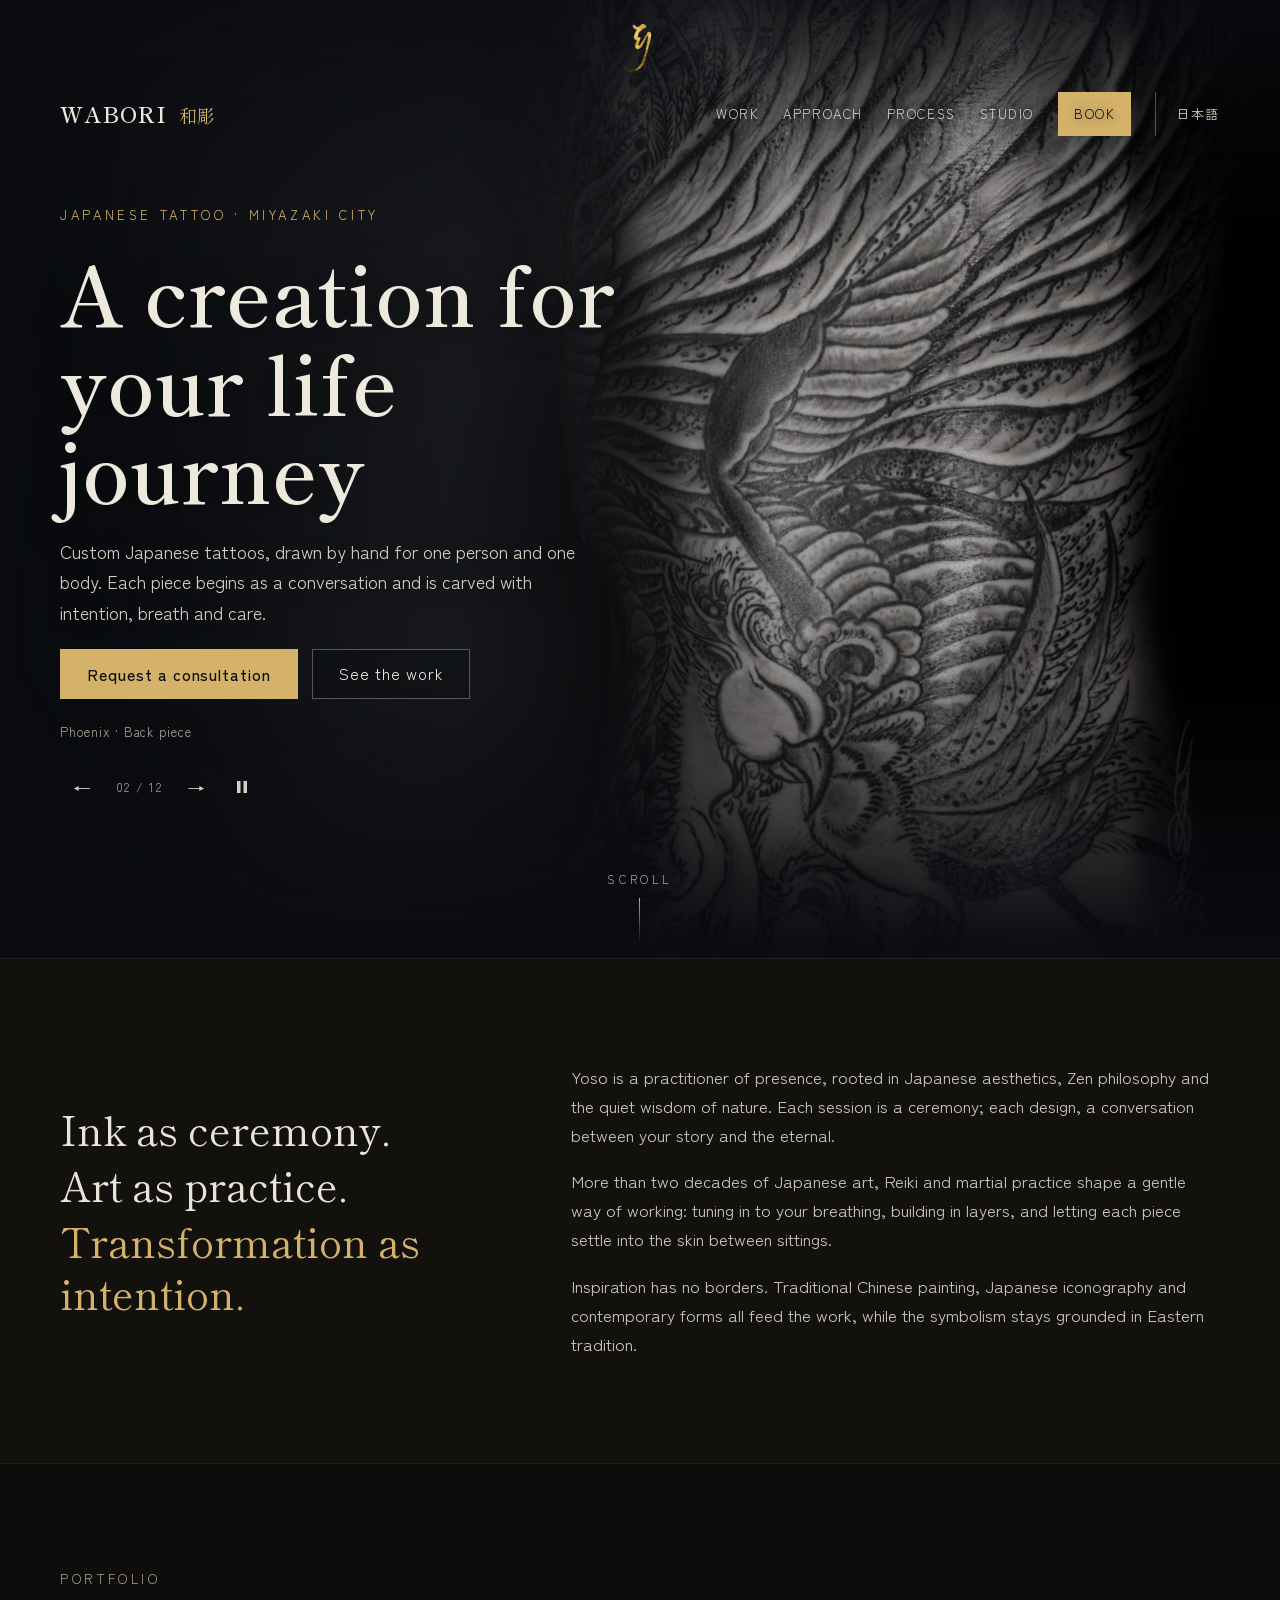
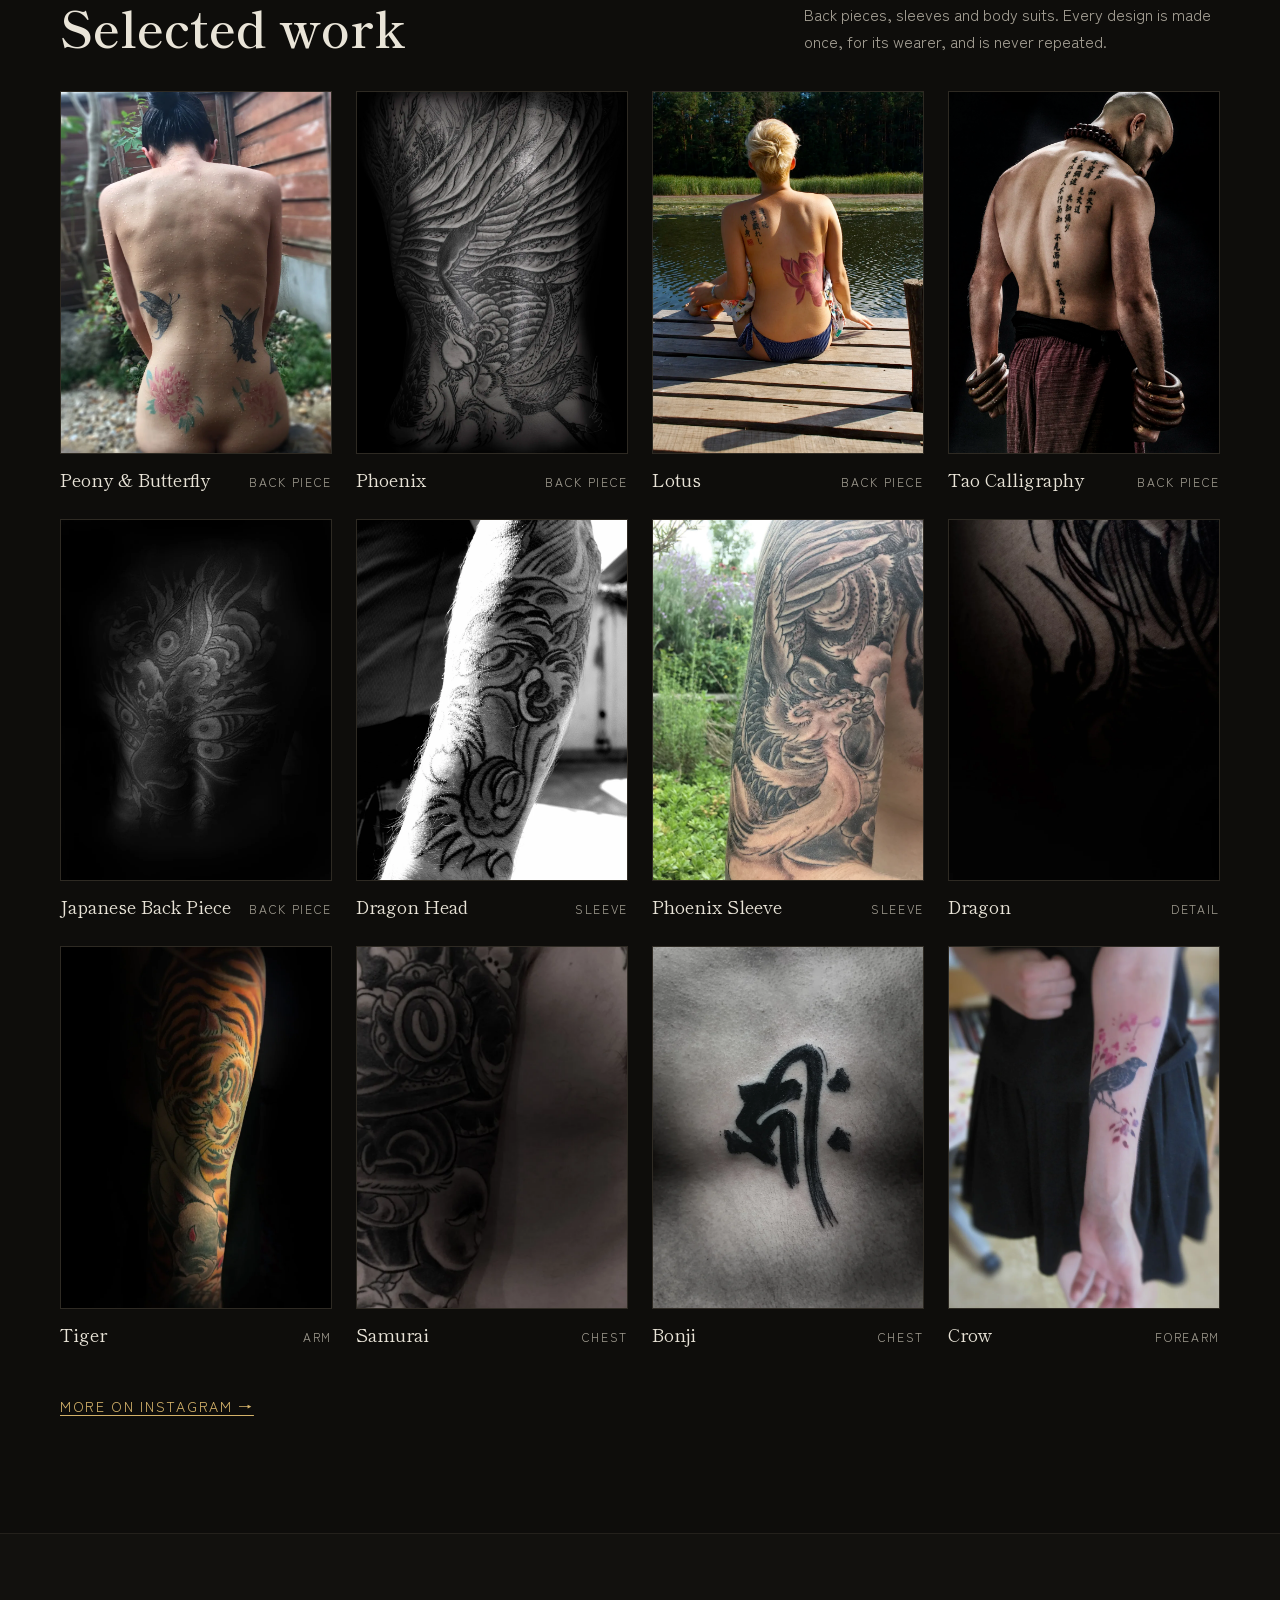
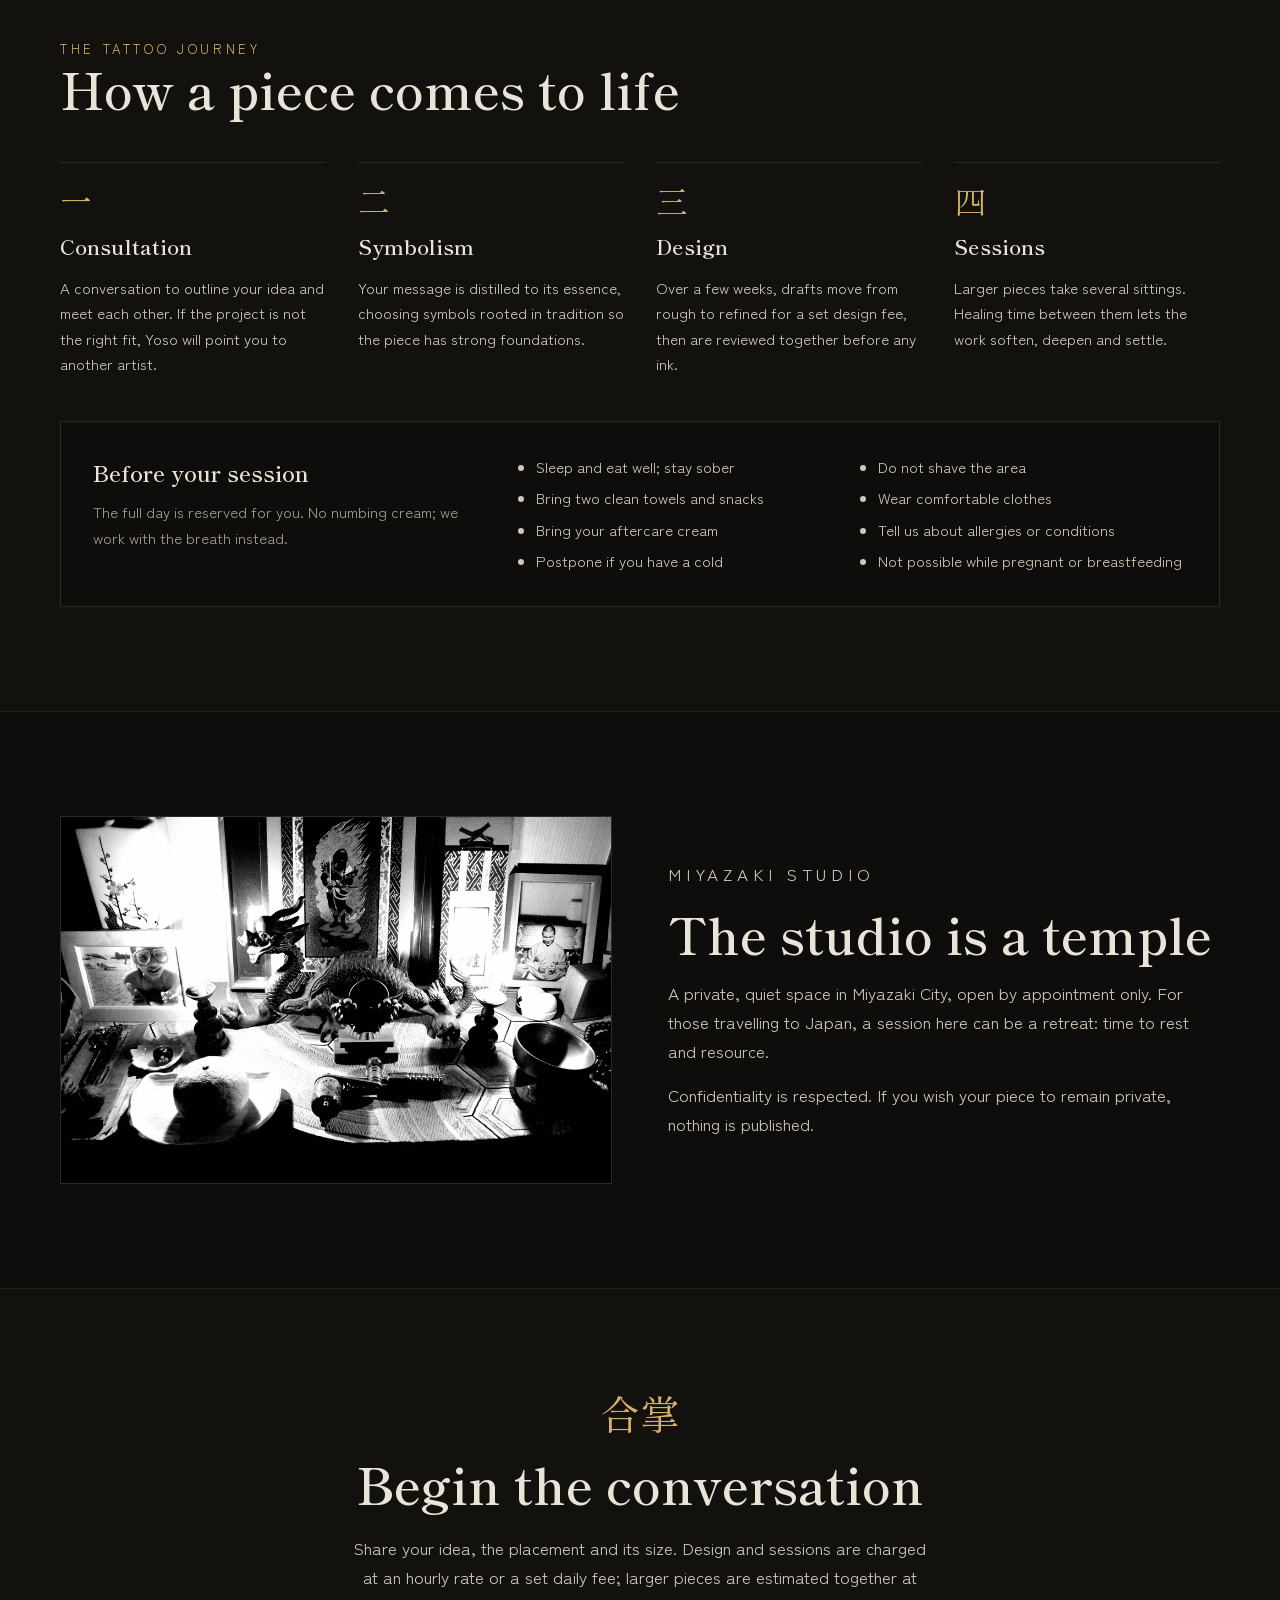
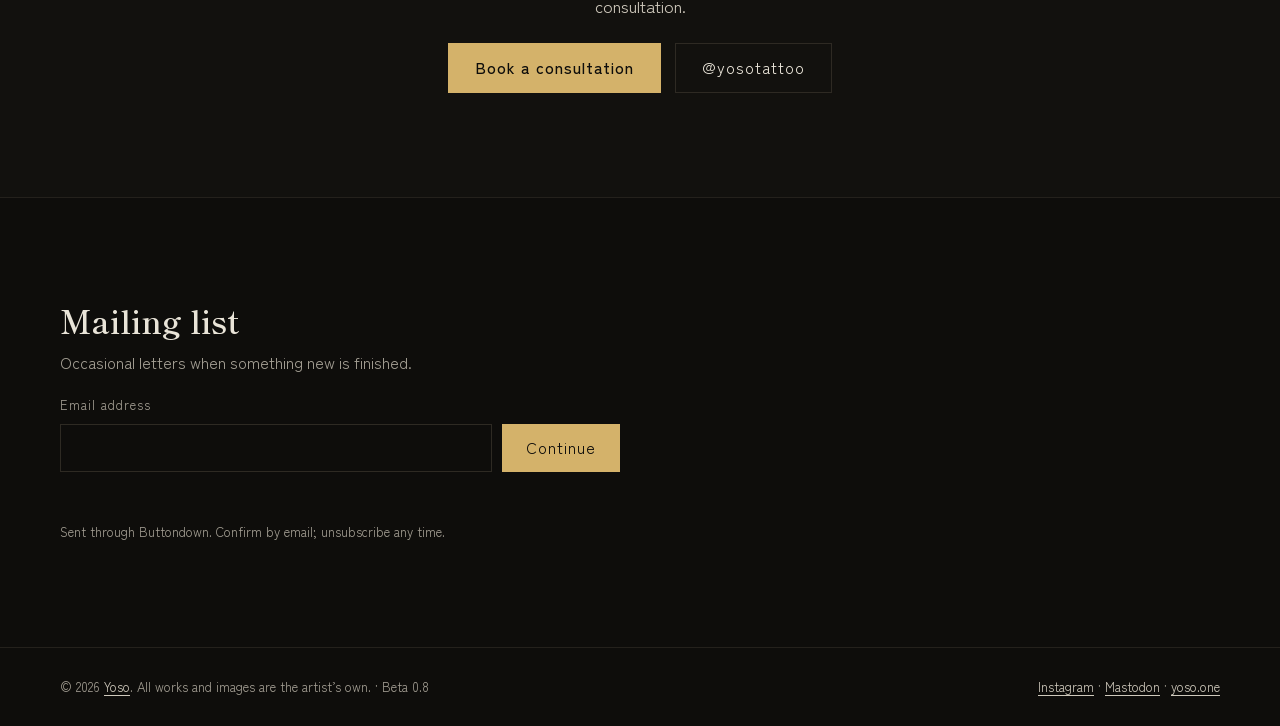
<file: index.html>
<!doctype html>
<html lang="en">
<head>
<meta charset="utf-8">
<meta name="color-scheme" content="dark">
<meta name="theme-color" content="#0E0D0B">
<meta name="viewport" content="width=device-width, initial-scale=1, viewport-fit=cover">
<title>Wabori · Japanese tattoo by Yoso in Miyazaki, Japan</title>
<meta name="description" content="Custom Japanese tattoos (wabori) by Yoso in Miyazaki City, Japan. Back pieces, sleeves and body suits, drawn by hand for one person and one body. Private studio, by appointment only.">
<link rel="canonical" href="https://wabori.yoso.one/">
<link rel="alternate" hreflang="en" href="https://wabori.yoso.one/">
<link rel="alternate" hreflang="ja" href="https://wabori.yoso.one/ja.html">
<link rel="alternate" hreflang="x-default" href="https://wabori.yoso.one/">
<meta property="og:type" content="website">
<meta property="og:site_name" content="Wabori · Yoso Tattoo">
<meta property="og:locale" content="en_GB">
<meta property="og:locale:alternate" content="ja_JP">
<meta property="og:title" content="Wabori · Japanese tattoo by Yoso in Miyazaki, Japan">
<meta property="og:description" content="Custom Japanese tattoos by Yoso in Miyazaki City, Japan. Back pieces, sleeves and body suits, drawn by hand.">
<meta property="og:url" content="https://wabori.yoso.one/">
<meta property="og:image" content="https://wabori.yoso.one/images/hero-lunar-water-dragon.webp">
<meta property="og:image:alt" content="Lunar Water Dragon, a tattoo design by Yoso">
<meta name="twitter:card" content="summary_large_image">
<script type="application/ld+json">
{
 "@context": "https://schema.org",
 "@graph": [
  {
   "@type": "TattooParlor",
   "@id": "https://wabori.yoso.one/#studio",
   "name": "Wabori · Yoso Tattoo",
   "alternateName": [
    "和彫 Yoso",
    "Yoso Tattoo"
   ],
   "url": "https://wabori.yoso.one/",
   "description": "Custom Japanese tattoos (wabori) by Yoso in Miyazaki City, Japan: back pieces, sleeves and body suits, drawn by hand. Private studio, by appointment only.",
   "image": "https://wabori.yoso.one/images/phoenix-back.webp",
   "logo": "https://wabori.yoso.one/images/yoso-mark.png",
   "address": {
    "@type": "PostalAddress",
    "addressLocality": "Miyazaki",
    "addressRegion": "Miyazaki",
    "addressCountry": "JP"
   },
   "areaServed": {
    "@type": "City",
    "name": "Miyazaki"
   },
   "founder": {
    "@type": "Person",
    "name": "Yoso",
    "jobTitle": "Tattoo artist",
    "url": "https://yoso.one"
   },
   "sameAs": [
    "https://www.instagram.com/yosotattoo/",
    "https://mastodon.social/@Yosoone",
    "https://yoso.one",
    "https://hub.yoso.one"
   ]
  },
  {
   "@type": "WebPage",
   "@id": "https://wabori.yoso.one/#page",
   "url": "https://wabori.yoso.one/",
   "inLanguage": "en",
   "name": "Wabori · Japanese tattoo by Yoso in Miyazaki, Japan",
   "about": {
    "@id": "https://wabori.yoso.one/#studio"
   }
  }
 ]
}
</script>
<link rel="icon" href="images/yoso-mark.png">
<link rel="preconnect" href="https://fonts.googleapis.com">
<link rel="preconnect" href="https://fonts.gstatic.com" crossorigin>
<link rel="stylesheet" href="https://fonts.googleapis.com/css2?family=Shippori+Mincho:wght@400;600;700&family=Zen+Kaku+Gothic+New:wght@400;500&display=swap">
<link rel="stylesheet" href="assets/site.css">
</head>
<body>
<div class="stage" id="top">
<div class="stage-art">
  <img class="stage-glow" src="images/phoenix-back.webp" alt="" aria-hidden="true">
  <div class="stage-frame">
    <img class="stage-img is-on" style="--pos: 42% 40%; --pos-wide: 50% 58%" src="images/phoenix-back.webp" alt="Phoenix back piece tattoo by Yoso, black and grey" width="1000" height="1336" fetchpriority="high">
  </div>
</div>

<a class="family-mark" href="https://hub.yoso.one"><img src="images/yoso-mark.png" alt="Yoso" width="48" height="48"></a>

<header class="wrap site-head">
  <a class="site-name" href="index.html"><b>WABORI</b><span lang="ja">和彫</span></a>
  <nav aria-label="Main">
    <a href="#work">Work</a>
    <a href="#approach">Approach</a>
    <a href="#process">Process</a>
    <a href="#studio">Studio</a>
    <a class="book" href="#booking">Book</a>
    <a class="lang" href="ja.html" hreflang="ja" lang="ja">日本語</a>
  </nav>
</header>

  <section class="wrap hero" aria-labelledby="hero-h">
    <div>
      <p class="eyebrow">Japanese tattoo · Miyazaki City</p>
      <h1 id="hero-h">A creation for your life journey</h1>
      <p class="lede">Custom Japanese tattoos, drawn by hand for one person and one body. Each piece begins as a conversation and is carved with intention, breath and care.</p>
      <div class="btns">
        <a class="btn primary" href="#booking">Request a consultation</a>
        <a class="btn" href="#work">See the work</a>
      </div>
    </div>
    <div class="hero-foot">
      <p class="hero-cap"><span data-slide-cap>Phoenix · Back piece</span></p>
      <div class="slide-ctl" role="group" aria-label="Opening slideshow" hidden>
        <button type="button" class="prev" aria-label="Previous picture">&#8592;</button>
        <span class="count" aria-live="polite"></span>
        <button type="button" class="next" aria-label="Next picture">&#8594;</button>
        <button type="button" class="pause" aria-label="Pause the slideshow" aria-pressed="false"><svg viewBox="0 0 14 14" aria-hidden="true"><rect x="2" y="1" width="3.5" height="12"/><rect x="8.5" y="1" width="3.5" height="12"/></svg></button>
      </div>
    </div>
  </section>

  <a class="cue" href="#approach" aria-label="Scroll to the approach">Scroll<i aria-hidden="true"></i></a>
</div>

<main id="main">

  <div class="band" id="approach">
    <section class="wrap split" aria-label="Approach">
      <p class="mantra"><span>Ink as ceremony.</span><span>Art as practice.</span><span>Transformation as intention.</span></p>
      <div class="prose">
        <p>Yoso is a practitioner of presence, rooted in Japanese aesthetics, Zen philosophy and the quiet wisdom of nature. Each session is a ceremony; each design, a conversation between your story and the eternal.</p>
        <p>More than two decades of Japanese art, Reiki and martial practice shape a gentle way of working: tuning in to your breathing, building in layers, and letting each piece settle into the skin between sittings.</p>
        <p>Inspiration has no borders. Traditional Chinese painting, Japanese iconography and contemporary forms all feed the work, while the symbolism stays grounded in Eastern tradition.</p>
      </div>
    </section>
  </div>

  <section class="wrap" id="work" aria-labelledby="work-h">
    <div class="work-head">
      <div>
        <p class="eyebrow">Portfolio</p>
        <h2 id="work-h">Selected work</h2>
      </div>
      <p>Back pieces, sleeves and body suits. Every design is made once, for its wearer, and is never repeated.</p>
    </div>
    <ul class="grid" id="works"></ul>
    <noscript><p>The portfolio needs JavaScript. You can also see the work on <a href="https://www.instagram.com/yosotattoo/">Instagram</a>.</p></noscript>
    <p class="more"><a href="https://www.instagram.com/yosotattoo/">More on Instagram →</a></p>
  </section>

  <div class="band" id="process">
    <section class="wrap process" aria-labelledby="process-h">
      <div>
        <p class="eyebrow">The tattoo journey</p>
        <h2 id="process-h">How a piece comes to life</h2>
      </div>
      <ol class="steps">
        <li><span class="n" aria-hidden="true">一</span><h3>Consultation</h3><p>A conversation to outline your idea and meet each other. If the project is not the right fit, Yoso will point you to another artist.</p></li>
        <li><span class="n" aria-hidden="true">二</span><h3>Symbolism</h3><p>Your message is distilled to its essence, choosing symbols rooted in tradition so the piece has strong foundations.</p></li>
        <li><span class="n" aria-hidden="true">三</span><h3>Design</h3><p>Over a few weeks, drafts move from rough to refined for a set design fee, then are reviewed together before any ink.</p></li>
        <li><span class="n" aria-hidden="true">四</span><h3>Sessions</h3><p>Larger pieces take several sittings. Healing time between them lets the work soften, deepen and settle.</p></li>
      </ol>
      <div class="prep">
        <div>
          <h3>Before your session</h3>
          <p>The full day is reserved for you. No numbing cream; we work with the breath instead.</p>
        </div>
        <ul>
          <li>Sleep and eat well; stay sober</li>
          <li>Do not shave the area</li>
          <li>Bring two clean towels and snacks</li>
          <li>Wear comfortable clothes</li>
          <li>Bring your aftercare cream</li>
          <li>Tell us about allergies or conditions</li>
          <li>Postpone if you have a cold</li>
          <li>Not possible while pregnant or breastfeeding</li>
        </ul>
      </div>
    </section>
  </div>

  <section class="wrap studio" id="studio" aria-labelledby="studio-h">
    <img class="photo" src="images/studio-altar.webp" alt="The altar in Yoso's Miyazaki studio, black-and-white photograph" width="1000" height="667" loading="lazy">
    <div>
      <p class="eyebrow">Miyazaki studio</p>
      <h2 id="studio-h">The studio is a temple</h2>
      <p>A private, quiet space in Miyazaki City, open by appointment only. For those travelling to Japan, a session here can be a retreat: time to rest and resource.</p>
      <p>Confidentiality is respected. If you wish your piece to remain private, nothing is published.</p>
    </div>
  </section>

  <div class="band" id="booking">
    <section class="wrap booking" aria-labelledby="booking-h">
      <span class="gassho" lang="ja" aria-hidden="true">合掌</span>
      <h2 id="booking-h">Begin the conversation</h2>
      <p>Share your idea, the placement and its size. Design and sessions are charged at an hourly rate or a set daily fee; larger pieces are estimated together at consultation.</p>
      <div class="btns">
        <a class="btn primary" href="https://yoso.one/contact">Book a consultation</a>
        <a class="btn" href="https://www.instagram.com/yosotattoo/">@yosotattoo</a>
      </div>
    </section>
  </div>

  <section class="wrap" aria-labelledby="list-h">
    <div class="list">
      <h2 id="list-h">Mailing list</h2>
      <p>Occasional letters when something new is finished.</p>
      <form class="list-form" action="https://buttondown.com/api/emails/embed-subscribe/yoso" method="post" target="_blank">
        <label for="list-email">Email address</label>
        <div class="list-row">
          <input id="list-email" name="email" type="email" autocomplete="email" required>
          <button type="submit">Subscribe</button>
        </div>
        <fieldset class="list-choice" data-list-choice>
          <legend>Which newsletters would you like?</legend>
          <label class="lc-box"><input type="checkbox" name="tag" value="one"><span><span class="lc-name">One</span><span class="lc-desc">Notes, essays and research from one.yoso.one</span></span></label>
          <label class="lc-box"><input type="checkbox" name="tag" value="yosokuro"><span><span class="lc-name">Yosokuro</span><span class="lc-desc">Black-and-white photographs of Japan</span></span></label>
          <label class="lc-box"><input type="checkbox" name="tag" value="shinsei"><span><span class="lc-name">Shinsei</span><span class="lc-desc">New paintings, scrolls and exhibitions</span></span></label>
          <label class="lc-box"><input type="checkbox" name="tag" value="river"><span><span class="lc-name">River</span><span class="lc-desc">New short texts</span></span></label>
          <label class="lc-box"><input type="checkbox" name="tag" value="on"><span><span class="lc-name">On</span><span class="lc-desc">Each numbered issue of the magazine</span></span></label>
        </fieldset>
        <input type="hidden" name="embed" value="1">
        <p class="note">Sent through Buttondown. Confirm by email; unsubscribe any time.</p>
      </form>
    </div>
  </section>
</main>

<footer>
  <div class="wrap">
    <p>&copy; 2026 <a class="hub-link" href="https://hub.yoso.one">Yoso</a>. All works and images are the artist&rsquo;s own. · <span class="version" data-version>Beta 0.8</span></p>
    <p><a href="https://www.instagram.com/yosotattoo/">Instagram</a> · <a href="https://mastodon.social/@Yosoone">Mastodon</a> · <a href="https://yoso.one">yoso.one</a></p>
  </div>
</footer>

<dialog class="lb" id="lb" aria-label="Portfolio photo">
  <div class="lb-bar">
    <span class="lb-count" aria-live="polite"></span>
    <button type="button" class="ctl lb-close" aria-label="Close">&times;</button>
  </div>
  <div class="lb-stage">
    <button type="button" class="ctl lb-prev" aria-label="Previous photo">&#8592;</button>
    <img src="images/peony-butterfly.webp" alt="">
    <button type="button" class="ctl lb-next" aria-label="Next photo">&#8594;</button>
  </div>
  <p class="lb-cap"><span class="t"></span><span class="p"></span></p>
</dialog>

<script src="assets/works.js"></script>
<script src="assets/site.js"></script>
<script src="assets/list-choice.js" defer></script>
<script src="assets/stats.js" defer></script>
</body>
</html>
</file>
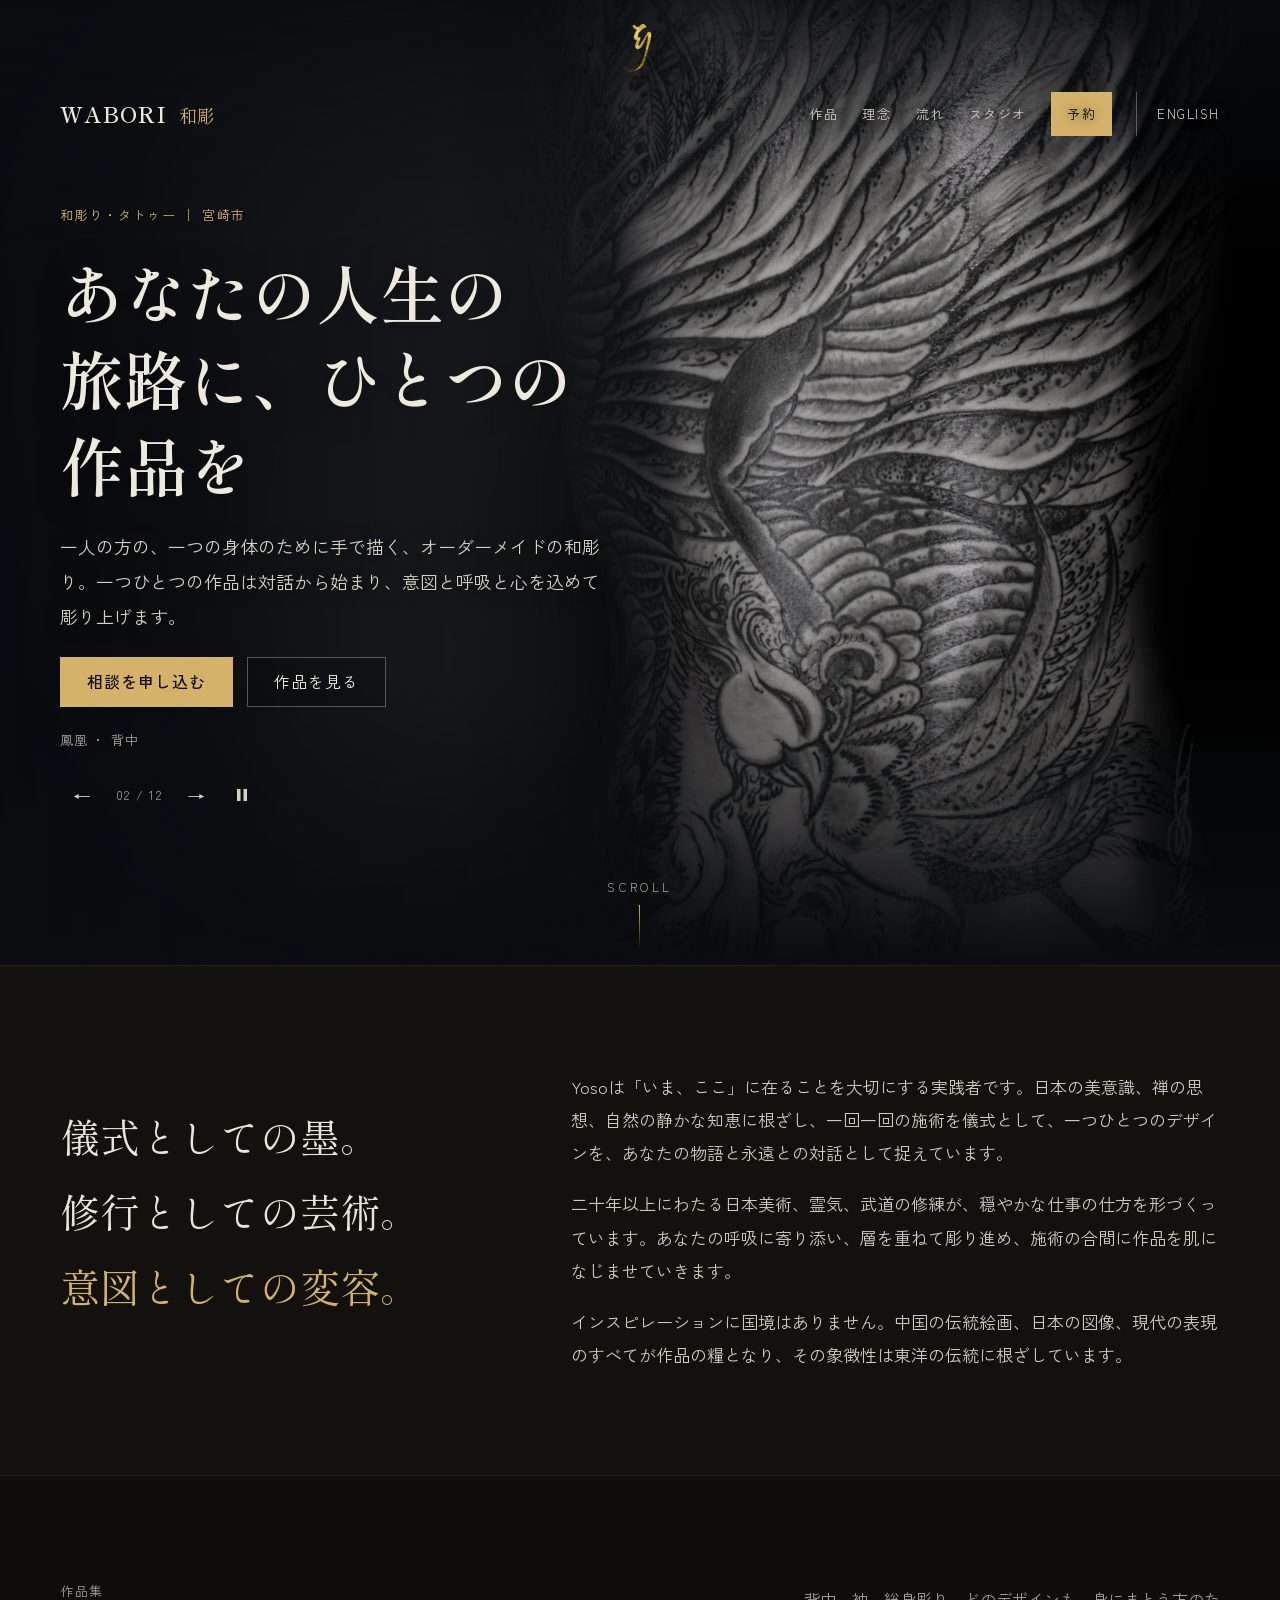
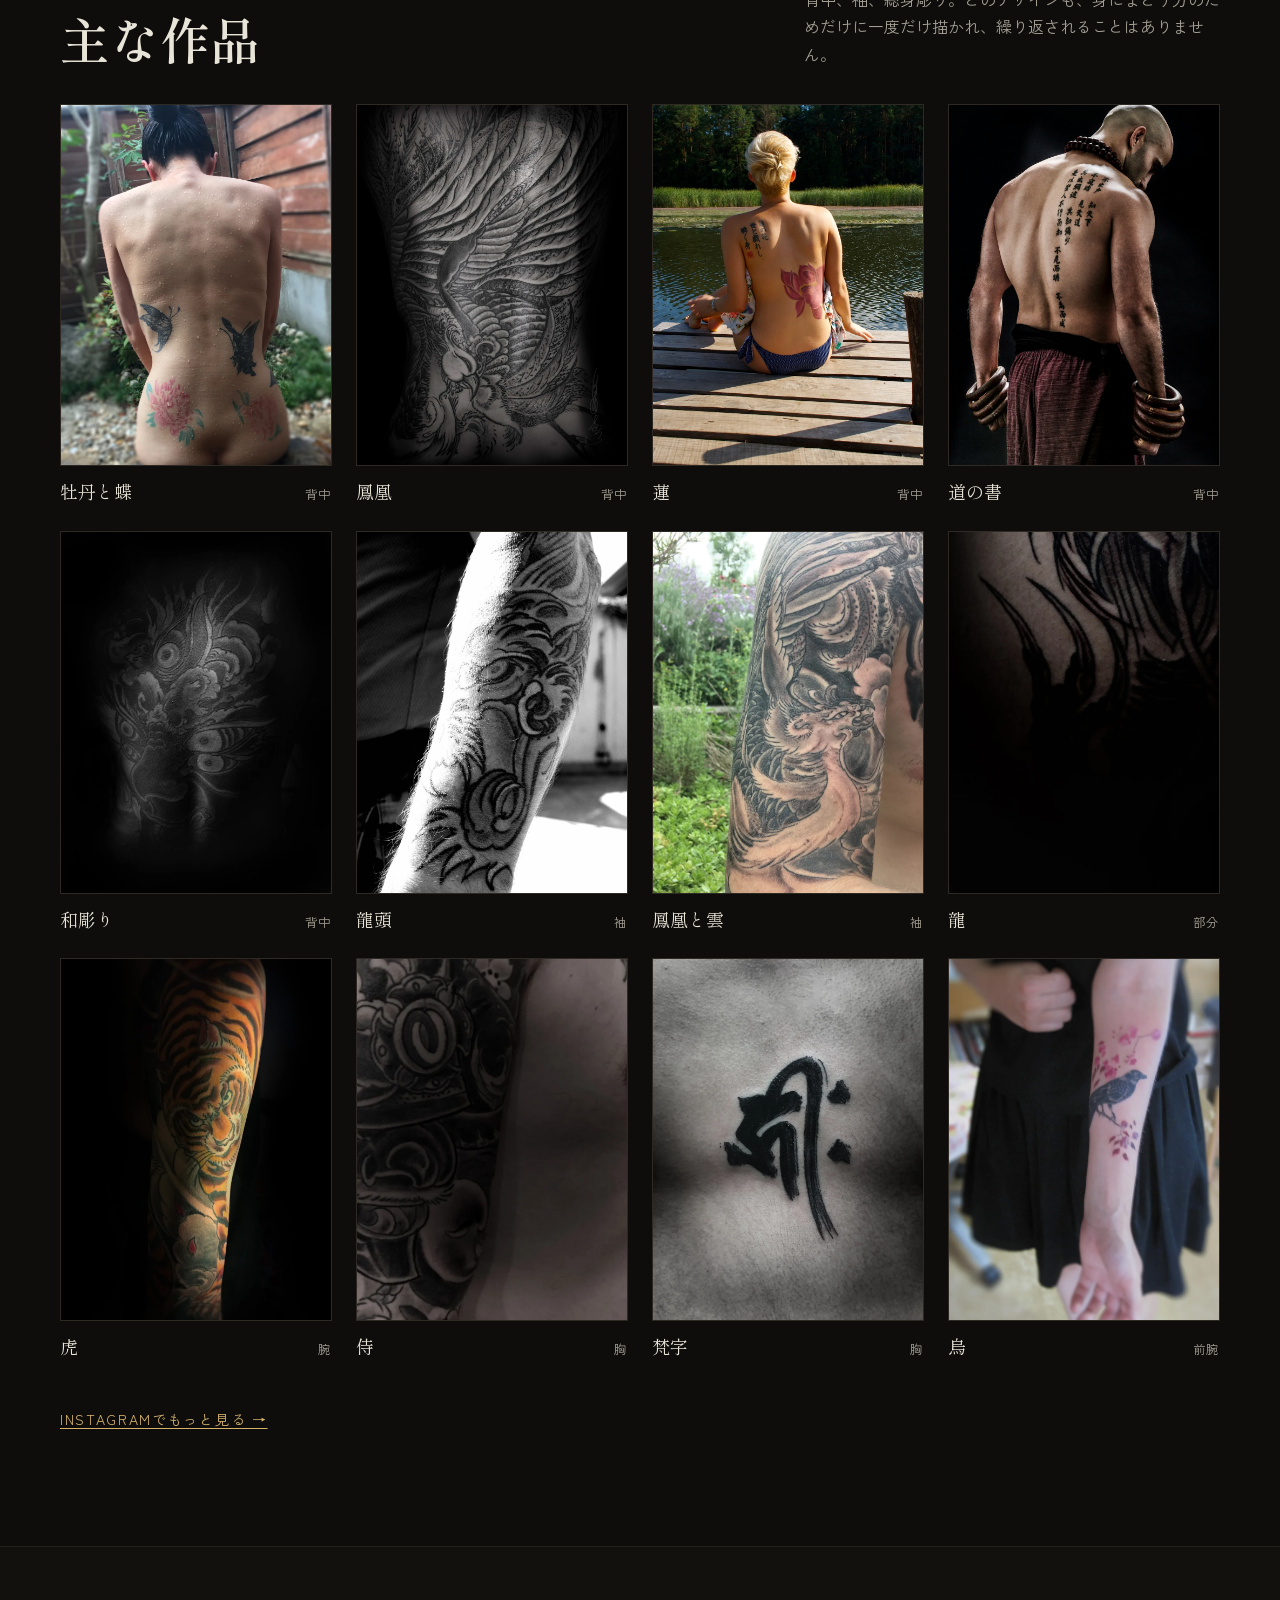
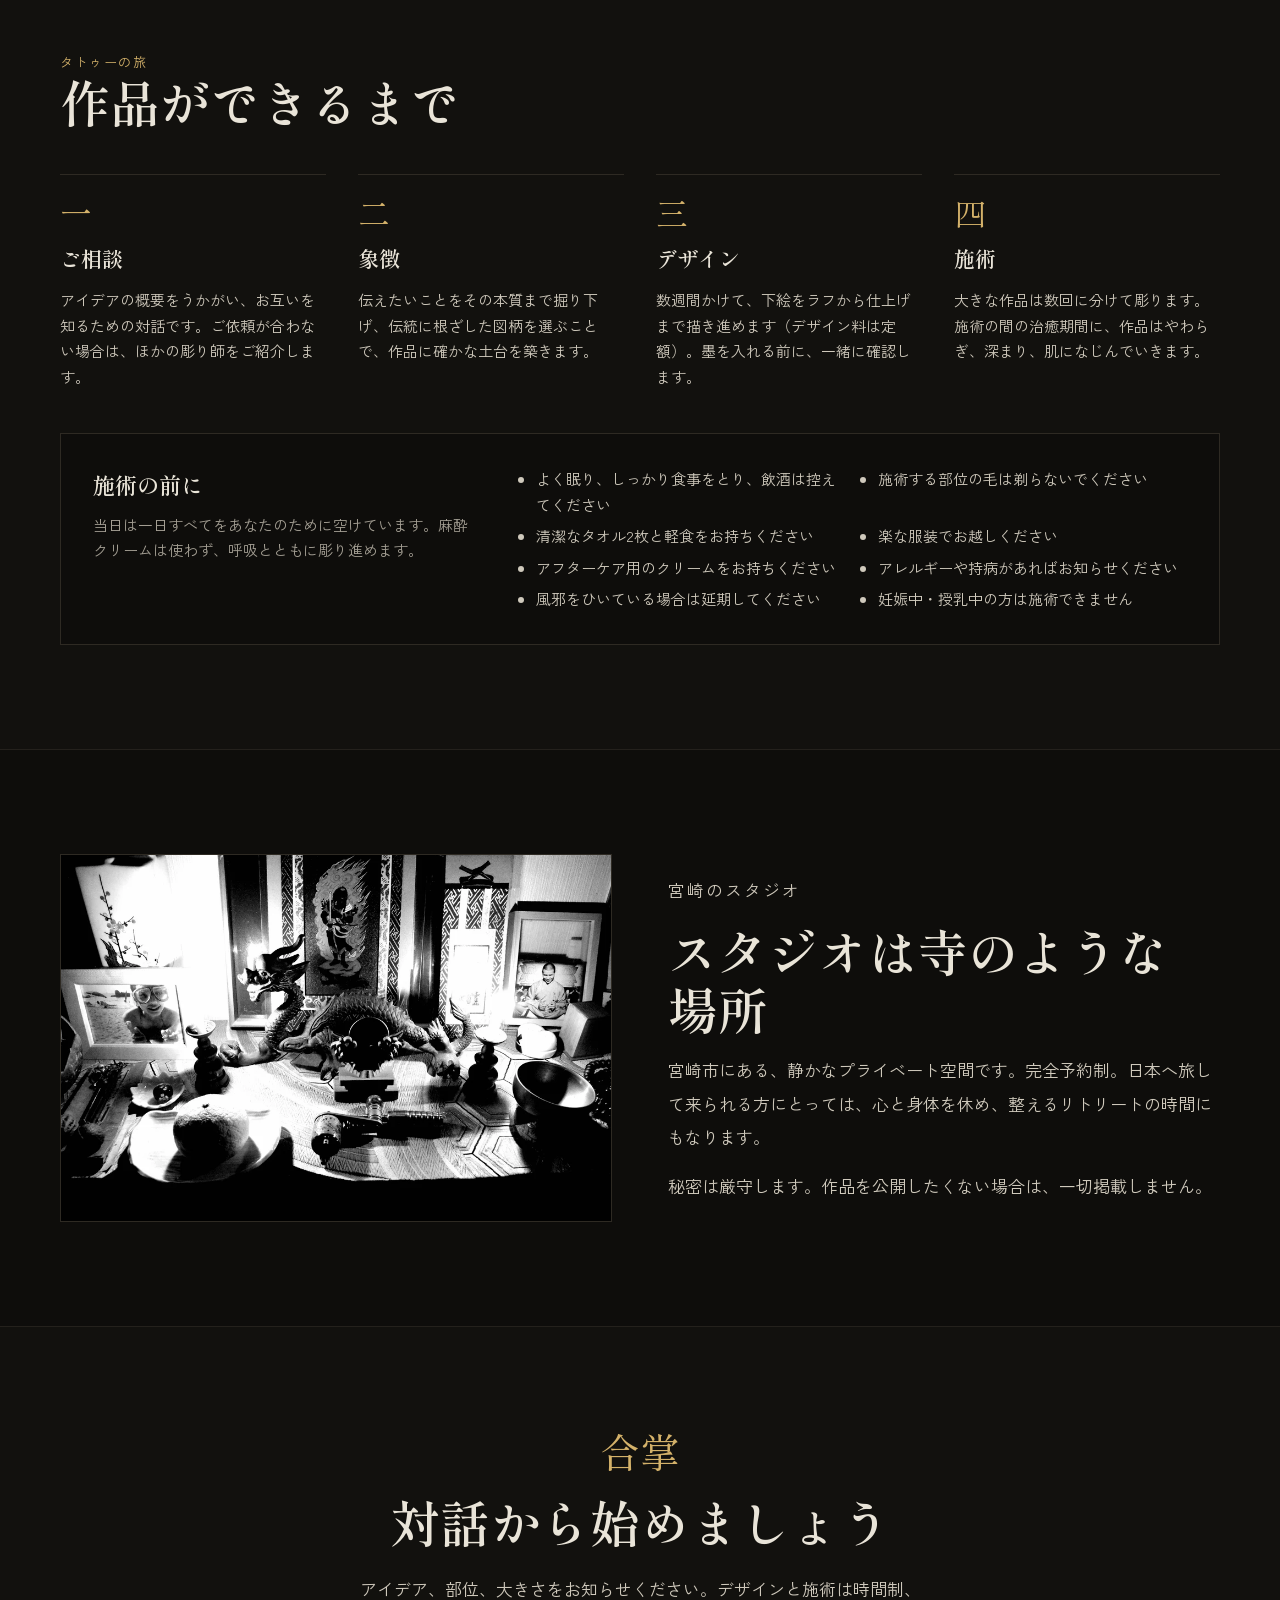
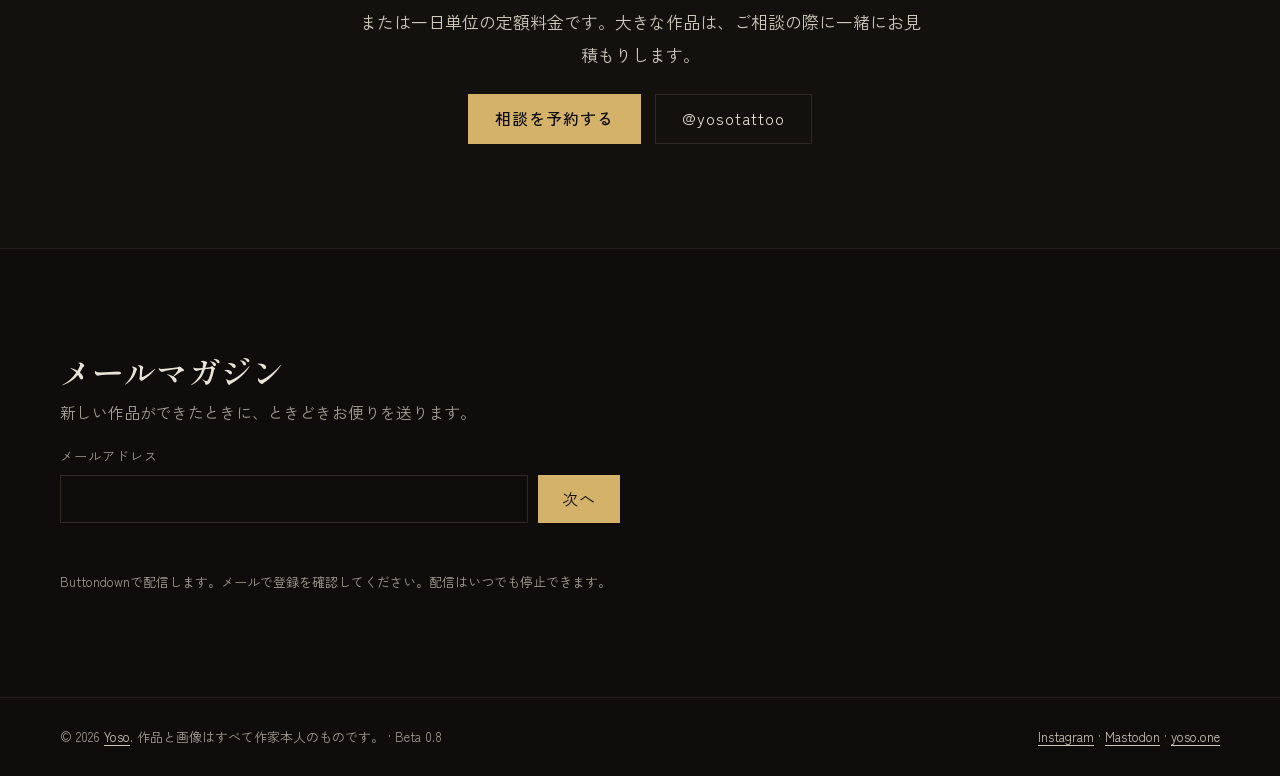
<file: ja.html>
<!doctype html>
<html lang="ja">
<head>
<meta charset="utf-8">
<meta name="color-scheme" content="dark">
<meta name="theme-color" content="#0E0D0B">
<meta name="viewport" content="width=device-width, initial-scale=1, viewport-fit=cover">
<title>和彫 Wabori｜宮崎市の和彫り・タトゥー｜彫り師 Yoso</title>
<meta name="description" content="宮崎市の彫り師Yosoによる、オーダーメイドの和彫り・タトゥー。背中・袖・総身彫りを、一人ひとりの身体に合わせて手描きでデザインします。完全予約制のプライベートスタジオ。">
<link rel="canonical" href="https://wabori.yoso.one/ja.html">
<link rel="alternate" hreflang="en" href="https://wabori.yoso.one/">
<link rel="alternate" hreflang="ja" href="https://wabori.yoso.one/ja.html">
<link rel="alternate" hreflang="x-default" href="https://wabori.yoso.one/">
<meta property="og:type" content="website">
<meta property="og:site_name" content="和彫 Wabori · Yoso Tattoo">
<meta property="og:locale" content="ja_JP">
<meta property="og:locale:alternate" content="en_GB">
<meta property="og:title" content="和彫 Wabori｜宮崎市の和彫り・タトゥー｜彫り師 Yoso">
<meta property="og:description" content="宮崎市の彫り師Yosoによる、オーダーメイドの和彫り・タトゥー。背中・袖・総身彫りを手描きで。">
<meta property="og:url" content="https://wabori.yoso.one/ja.html">
<meta property="og:image" content="https://wabori.yoso.one/images/hero-lunar-water-dragon.webp">
<meta property="og:image:alt" content="Yosoによるタトゥーデザイン「月の水龍」">
<meta name="twitter:card" content="summary_large_image">
<script type="application/ld+json">
{
 "@context": "https://schema.org",
 "@graph": [
  {
   "@type": "TattooParlor",
   "@id": "https://wabori.yoso.one/#studio",
   "name": "Wabori · Yoso Tattoo",
   "alternateName": [
    "和彫 Yoso",
    "Yoso Tattoo"
   ],
   "url": "https://wabori.yoso.one/",
   "description": "宮崎市の彫り師Yosoによる、オーダーメイドの和彫り・タトゥー。背中、袖、総身彫りを一点ずつ手描きで。完全予約制のプライベートスタジオ。",
   "image": "https://wabori.yoso.one/images/phoenix-back.webp",
   "logo": "https://wabori.yoso.one/images/yoso-mark.png",
   "address": {
    "@type": "PostalAddress",
    "addressLocality": "宮崎市",
    "addressRegion": "宮崎県",
    "addressCountry": "JP"
   },
   "areaServed": {
    "@type": "City",
    "name": "宮崎市"
   },
   "founder": {
    "@type": "Person",
    "name": "Yoso",
    "jobTitle": "彫り師",
    "url": "https://yoso.one"
   },
   "sameAs": [
    "https://www.instagram.com/yosotattoo/",
    "https://mastodon.social/@Yosoone",
    "https://yoso.one",
    "https://hub.yoso.one"
   ]
  },
  {
   "@type": "WebPage",
   "@id": "https://wabori.yoso.one/ja.html#page",
   "url": "https://wabori.yoso.one/ja.html",
   "inLanguage": "ja",
   "name": "和彫 Wabori｜宮崎市の和彫り・タトゥー｜彫り師 Yoso",
   "about": {
    "@id": "https://wabori.yoso.one/#studio"
   }
  }
 ]
}
</script>
<link rel="icon" href="images/yoso-mark.png">
<link rel="preconnect" href="https://fonts.googleapis.com">
<link rel="preconnect" href="https://fonts.gstatic.com" crossorigin>
<link rel="stylesheet" href="https://fonts.googleapis.com/css2?family=Shippori+Mincho:wght@400;600;700&family=Zen+Kaku+Gothic+New:wght@400;500&display=swap">
<link rel="stylesheet" href="assets/site.css">
</head>
<body>
<div class="stage" id="top">
<div class="stage-art">
  <img class="stage-glow" src="images/phoenix-back.webp" alt="" aria-hidden="true">
  <div class="stage-frame">
    <img class="stage-img is-on" style="--pos: 42% 40%; --pos-wide: 50% 58%" src="images/phoenix-back.webp" alt="Yosoによる鳳凰の背中のタトゥー（ブラック＆グレー）" width="1000" height="1336" fetchpriority="high">
  </div>
</div>

<a class="family-mark" href="https://hub.yoso.one"><img src="images/yoso-mark.png" alt="Yoso" width="48" height="48"></a>

<header class="wrap site-head">
  <a class="site-name" href="ja.html"><b lang="en">WABORI</b><span>和彫</span></a>
  <nav aria-label="メイン">
    <a href="#work">作品</a>
    <a href="#approach">理念</a>
    <a href="#process">流れ</a>
    <a href="#studio">スタジオ</a>
    <a class="book" href="#booking">予約</a>
    <a class="lang" href="index.html" hreflang="en" lang="en">English</a>
  </nav>
</header>

  <section class="wrap hero" aria-labelledby="hero-h">
    <div>
      <p class="eyebrow">和彫り・タトゥー ｜ 宮崎市</p>
      <h1 id="hero-h">あなたの人生の旅路に、<wbr>ひとつの作品を</h1>
      <p class="lede">一人の方の、一つの身体のために手で描く、オーダーメイドの和彫り。一つひとつの作品は対話から始まり、意図と呼吸と心を込めて彫り上げます。</p>
      <div class="btns">
        <a class="btn primary" href="#booking">相談を申し込む</a>
        <a class="btn" href="#work">作品を見る</a>
      </div>
    </div>
    <div class="hero-foot">
      <p class="hero-cap"><span data-slide-cap>鳳凰 ・ 背中</span></p>
      <div class="slide-ctl" role="group" aria-label="スライドショー" hidden>
        <button type="button" class="prev" aria-label="前の写真">&#8592;</button>
        <span class="count" aria-live="polite"></span>
        <button type="button" class="next" aria-label="次の写真">&#8594;</button>
        <button type="button" class="pause" aria-label="スライドショーを一時停止" aria-pressed="false"><svg viewBox="0 0 14 14" aria-hidden="true"><rect x="2" y="1" width="3.5" height="12"/><rect x="8.5" y="1" width="3.5" height="12"/></svg></button>
      </div>
    </div>
  </section>

  <a class="cue" href="#approach" aria-label="理念へ進む">Scroll<i aria-hidden="true"></i></a>
</div>

<main id="main">

  <div class="band" id="approach">
    <section class="wrap split" aria-label="理念">
      <p class="mantra"><span>儀式としての墨。</span><span>修行としての芸術。</span><span>意図としての変容。</span></p>
      <div class="prose">
        <p>Yosoは「いま、ここ」に在ることを大切にする実践者です。日本の美意識、禅の思想、自然の静かな知恵に根ざし、一回一回の施術を儀式として、一つひとつのデザインを、あなたの物語と永遠との対話として捉えています。</p>
        <p>二十年以上にわたる日本美術、霊気、武道の修練が、穏やかな仕事の仕方を形づくっています。あなたの呼吸に寄り添い、層を重ねて彫り進め、施術の合間に作品を肌になじませていきます。</p>
        <p>インスピレーションに国境はありません。中国の伝統絵画、日本の図像、現代の表現のすべてが作品の糧となり、その象徴性は東洋の伝統に根ざしています。</p>
      </div>
    </section>
  </div>

  <section class="wrap" id="work" aria-labelledby="work-h">
    <div class="work-head">
      <div>
        <p class="eyebrow">作品集</p>
        <h2 id="work-h">主な作品</h2>
      </div>
      <p>背中、袖、総身彫り。どのデザインも、身にまとう方のためだけに一度だけ描かれ、繰り返されることはありません。</p>
    </div>
    <ul class="grid" id="works"></ul>
    <noscript><p>作品集の表示にはJavaScriptが必要です。<a href="https://www.instagram.com/yosotattoo/">Instagram</a>でも作品をご覧いただけます。</p></noscript>
    <p class="more"><a href="https://www.instagram.com/yosotattoo/">Instagramでもっと見る →</a></p>
  </section>

  <div class="band" id="process">
    <section class="wrap process" aria-labelledby="process-h">
      <div>
        <p class="eyebrow">タトゥーの旅</p>
        <h2 id="process-h">作品ができるまで</h2>
      </div>
      <ol class="steps">
        <li><span class="n" aria-hidden="true">一</span><h3>ご相談</h3><p>アイデアの概要をうかがい、お互いを知るための対話です。ご依頼が合わない場合は、ほかの彫り師をご紹介します。</p></li>
        <li><span class="n" aria-hidden="true">二</span><h3>象徴</h3><p>伝えたいことをその本質まで掘り下げ、伝統に根ざした図柄を選ぶことで、作品に確かな土台を築きます。</p></li>
        <li><span class="n" aria-hidden="true">三</span><h3>デザイン</h3><p>数週間かけて、下絵をラフから仕上げまで描き進めます（デザイン料は定額）。墨を入れる前に、一緒に確認します。</p></li>
        <li><span class="n" aria-hidden="true">四</span><h3>施術</h3><p>大きな作品は数回に分けて彫ります。施術の間の治癒期間に、作品はやわらぎ、深まり、肌になじんでいきます。</p></li>
      </ol>
      <div class="prep">
        <div>
          <h3>施術の前に</h3>
          <p>当日は一日すべてをあなたのために空けています。麻酔クリームは使わず、呼吸とともに彫り進めます。</p>
        </div>
        <ul>
          <li>よく眠り、しっかり食事をとり、飲酒は控えてください</li>
          <li>施術する部位の毛は剃らないでください</li>
          <li>清潔なタオル2枚と軽食をお持ちください</li>
          <li>楽な服装でお越しください</li>
          <li>アフターケア用のクリームをお持ちください</li>
          <li>アレルギーや持病があればお知らせください</li>
          <li>風邪をひいている場合は延期してください</li>
          <li>妊娠中・授乳中の方は施術できません</li>
        </ul>
      </div>
    </section>
  </div>

  <section class="wrap studio" id="studio" aria-labelledby="studio-h">
    <img class="photo" src="images/studio-altar.webp" alt="宮崎にあるYosoのスタジオの祭壇（モノクロ写真）" width="1000" height="667" loading="lazy">
    <div>
      <p class="eyebrow">宮崎のスタジオ</p>
      <h2 id="studio-h">スタジオは寺のような場所</h2>
      <p>宮崎市にある、静かなプライベート空間です。完全予約制。日本へ旅して来られる方にとっては、心と身体を休め、整えるリトリートの時間にもなります。</p>
      <p>秘密は厳守します。作品を公開したくない場合は、一切掲載しません。</p>
    </div>
  </section>

  <div class="band" id="booking">
    <section class="wrap booking" aria-labelledby="booking-h">
      <span class="gassho" aria-hidden="true">合掌</span>
      <h2 id="booking-h">対話から始めましょう</h2>
      <p>アイデア、部位、大きさをお知らせください。デザインと施術は時間制、または一日単位の定額料金です。大きな作品は、ご相談の際に一緒にお見積もりします。</p>
      <div class="btns">
        <a class="btn primary" href="https://yoso.one/contact">相談を予約する</a>
        <a class="btn" href="https://www.instagram.com/yosotattoo/">@yosotattoo</a>
      </div>
    </section>
  </div>

  <section class="wrap" aria-labelledby="list-h">
    <div class="list">
      <h2 id="list-h">メールマガジン</h2>
      <p>新しい作品ができたときに、ときどきお便りを送ります。</p>
      <form class="list-form" action="https://buttondown.com/api/emails/embed-subscribe/yoso" method="post" target="_blank">
        <label for="list-email">メールアドレス</label>
        <div class="list-row">
          <input id="list-email" name="email" type="email" autocomplete="email" required>
          <button type="submit">登録する</button>
        </div>
        <fieldset class="list-choice" data-list-choice data-continue="次へ" data-subscribe="登録する" data-as="登録するアドレス：" data-change="変更" data-none="ニュースレターを一つ以上選んでください。" data-sending="登録しています…" data-done="ありがとうございます。Buttondownから確認のメールが届きます。" data-retry="登録できませんでした。もう一度「登録する」を押すと、Buttondownで直接登録できます。">
          <legend>どのニュースレターを受け取りますか？</legend>
          <label class="lc-box"><input type="checkbox" name="tag" value="one"><span><span class="lc-name">One</span><span class="lc-desc">one.yoso.one のノート、エッセイ、リサーチ</span></span></label>
          <label class="lc-box"><input type="checkbox" name="tag" value="yosokuro"><span><span class="lc-name">Yosokuro</span><span class="lc-desc">日本を撮ったモノクロ写真</span></span></label>
          <label class="lc-box"><input type="checkbox" name="tag" value="shinsei"><span><span class="lc-name">Shinsei</span><span class="lc-desc">新作の絵画、掛け軸、展覧会</span></span></label>
          <label class="lc-box"><input type="checkbox" name="tag" value="river"><span><span class="lc-name">River</span><span class="lc-desc">新しい短い文章</span></span></label>
          <label class="lc-box"><input type="checkbox" name="tag" value="on"><span><span class="lc-name">On</span><span class="lc-desc">雑誌の各号</span></span></label>
        </fieldset>
        <input type="hidden" name="embed" value="1">
        <p class="note">Buttondownで配信します。メールで登録を確認してください。配信はいつでも停止できます。</p>
      </form>
    </div>
  </section>
</main>

<footer>
  <div class="wrap">
    <p>&copy; 2026 <a class="hub-link" href="https://hub.yoso.one">Yoso</a>. 作品と画像はすべて作家本人のものです。 · <span class="version" data-version>Beta 0.8</span></p>
    <p><a href="https://www.instagram.com/yosotattoo/">Instagram</a> · <a href="https://mastodon.social/@Yosoone">Mastodon</a> · <a href="https://yoso.one">yoso.one</a></p>
  </div>
</footer>

<dialog class="lb" id="lb" aria-label="作品写真">
  <div class="lb-bar">
    <span class="lb-count" aria-live="polite"></span>
    <button type="button" class="ctl lb-close" aria-label="閉じる">&times;</button>
  </div>
  <div class="lb-stage">
    <button type="button" class="ctl lb-prev" aria-label="前の写真">&#8592;</button>
    <img src="images/peony-butterfly.webp" alt="">
    <button type="button" class="ctl lb-next" aria-label="次の写真">&#8594;</button>
  </div>
  <p class="lb-cap"><span class="t"></span><span class="p"></span></p>
</dialog>

<script src="assets/works.js"></script>
<script src="assets/site.js"></script>
<script src="assets/list-choice.js" defer></script>
<script src="assets/stats.js" defer></script>
</body>
</html>
</file>
<file: assets/site.css>
/* Wabori: the whole look of the site, shared by the English page (index.html)
   and the Japanese page (ja/index.html). */
/* Sumi ground and gold leaf, from the kanji mark. The site is always dark, whatever the system setting. */
:root {
  --ground: #0E0D0B; --ground-2: #12110E; --ink: #E9E4D8; --ink-soft: #CFC9BC; --muted: #A39E93;
  --line: #24211C; --frame: #2E2A23; --tile: #1B1915; --gold: #D4B26A; --gold-hi: #EBD39A; --on-gold: #0E0D0B;
  --f-display: "Shippori Mincho", "Hiragino Mincho ProN", "Yu Mincho", serif;
  --f-body: "Zen Kaku Gothic New", "Hiragino Sans", "Yu Gothic", system-ui, sans-serif;
  color-scheme: dark;
}
html, body { margin: 0; }
body {
  background: var(--ground); color: var(--ink);
  font-family: var(--f-body); font-size: 16px; line-height: 1.7;
  -webkit-font-smoothing: antialiased;
}
img { max-width: 100%; }
a { color: var(--gold); text-underline-offset: 3px; }
a:hover { color: var(--gold-hi); }
:focus-visible { outline: 2px solid var(--gold); outline-offset: 3px; }

/* Family mark: centred at the top of every Yoso site, linking to the hub */
.family-mark { display: block; width: 48px; margin: 24px auto 0; line-height: 0; }
.family-mark img { display: block; width: 48px; height: 48px; }
.family-mark:focus-visible { outline: 2px solid var(--gold); outline-offset: 4px; }

.wrap { max-width: 1200px; margin: 0 auto; padding-inline: max(20px, env(safe-area-inset-left, 0px)); box-sizing: border-box; }
.band { background: var(--ground-2); border-block: 1px solid var(--line); }
section { padding-block: clamp(64px, 9vw, 104px); }

/* Header */
.site-head { display: flex; flex-wrap: wrap; align-items: center; justify-content: space-between; gap: 12px 24px; padding-block: 20px; }
.site-name { display: flex; align-items: baseline; gap: 12px; color: var(--ink); text-decoration: none; }
.site-name b { font-family: var(--f-display); font-weight: 600; font-size: 22px; letter-spacing: 0.06em; }
.site-name span { font-family: var(--f-display); font-size: 18px; color: var(--gold); }
.site-head nav { display: flex; flex-wrap: wrap; gap: 4px 24px; font-size: 13px; letter-spacing: 0.12em; text-transform: uppercase; }
.site-head nav a { color: var(--ink-soft); text-decoration: none; display: inline-flex; align-items: center; min-height: 44px; }
.site-head nav a:hover { color: var(--gold); }
.site-head nav a.book { color: var(--on-gold); background: var(--gold); padding: 0 16px; }
@media (min-width: 760px) { .site-head nav a.lang { border-left: 1px solid var(--frame); padding-left: 20px; } }
.site-head nav a.book:hover { background: var(--gold-hi); color: var(--on-gold); }

.eyebrow { margin: 0; font-size: 13px; letter-spacing: 0.28em; text-transform: uppercase; color: var(--gold); }
h1, h2, h3 { font-family: var(--f-display); font-weight: 600; margin: 0; }
h1 { font-size: clamp(42px, 6vw, 82px); line-height: 1.08; }
h2 { font-size: clamp(30px, 4vw, 50px); line-height: 1.15; }
.lede { margin: 0; max-width: 34rem; font-size: 18px; color: var(--ink-soft); }

.btns { display: flex; flex-wrap: wrap; gap: 14px; }
.btn { display: inline-flex; align-items: center; min-height: 48px; padding: 0 26px; text-decoration: none; letter-spacing: 0.06em; border: 1px solid var(--frame); color: var(--ink); }
.btn:hover { border-color: var(--gold); color: var(--ink); }
.btn.primary { background: var(--gold); border-color: var(--gold); color: var(--on-gold); font-weight: 500; }
.btn.primary:hover { background: var(--gold-hi); border-color: var(--gold-hi); color: var(--on-gold); }

.photo { display: block; width: 100%; height: auto; object-fit: cover; background: var(--tile); border: 1px solid var(--frame); box-sizing: border-box; }

/* Stage: the opening screen. The Phoenix back piece fills the window, with the mark,
   header and title laid over it. */
.stage {
  --ground: #0A0C10; --ink: #EEE9DD; --ink-soft: #D6D0C3; --muted: #A9A398;
  --frame: rgba(238, 233, 221, .32); --gold: #D4B26A; --gold-hi: #EBD39A; --on-gold: #0E0D0B;
  color-scheme: dark;
  position: relative; isolation: isolate; overflow: hidden;
  min-height: 100vh; min-height: 100svh;
  display: grid; grid-template-rows: auto auto 1fr auto;
  background: var(--ground); color: var(--ink);
}
.stage-art { position: absolute; inset: 0; z-index: -1; pointer-events: none; }
.stage-glow { position: absolute; inset: -10%; width: 120%; height: 120%; object-fit: cover; filter: blur(70px) saturate(.8); opacity: .35; }
.stage-frame { position: absolute; inset: 0; }
.stage-img { position: absolute; inset: 0; display: block; width: 100%; height: 100%; object-fit: cover;
  object-position: var(--pos, 50% 30%); opacity: 0; transition: opacity 1.8s ease; }
.stage-img.is-on { opacity: 1; }
.stage-glow { transition: opacity 1.2s ease; }
/* Shade for legibility: top for the header, bottom for the title */
.stage-art::after { content: ""; position: absolute; inset: 0;
  background:
    linear-gradient(to bottom, rgba(10,12,16,.92) 0, rgba(10,12,16,.6) 18%, rgba(10,12,16,0) 34%),
    linear-gradient(to top, rgba(10,12,16,.97) 0, rgba(10,12,16,.82) 38%, rgba(10,12,16,0) 72%); }
/* Wide screens: the painting stands on the right at full height, feathered into the ground */
@media (min-aspect-ratio: 1 / 1) and (min-width: 820px) {
  .stage-frame { left: auto; width: min(64%, 120vh);
    -webkit-mask-image: linear-gradient(to right, transparent 0, #000 28%);
            mask-image: linear-gradient(to right, transparent 0, #000 28%); }
  .stage-img { object-position: var(--pos-wide, 50% 38%); }
  .stage-art::after { background:
    linear-gradient(to bottom, rgba(10,12,16,.8) 0, rgba(10,12,16,.35) 14%, rgba(10,12,16,0) 26%),
    linear-gradient(to right, rgba(10,12,16,.9) 0, rgba(10,12,16,.55) 38%, rgba(10,12,16,0) 62%),
    linear-gradient(to top, rgba(10,12,16,.97) 0, rgba(10,12,16,0) 30%); }
}
.stage > .wrap { width: 100%; }
.stage .site-head nav a { text-shadow: 0 1px 12px rgba(0,0,0,.6); }

/* Hero text, at the foot of the stage */
.hero { align-self: end; display: grid; gap: 22px; padding-block: 48px clamp(28px, 6vh, 64px); }
.hero > div { display: grid; gap: 22px; max-width: 40rem; }
.hero h1 { font-size: clamp(42px, 6.4vw, 92px); text-shadow: 0 2px 30px rgba(0,0,0,.5); }
.hero .lede { text-shadow: 0 1px 16px rgba(0,0,0,.7); }
.hero .btn:not(.primary) { background: rgba(10,12,16,.35); -webkit-backdrop-filter: blur(6px); backdrop-filter: blur(6px); }
.hero-foot { display: flex; flex-wrap: wrap; align-items: center; justify-content: space-between; gap: 8px 24px; }
.hero-cap { margin: 0; display: flex; flex-wrap: wrap; gap: 4px 12px; font-size: 13px; letter-spacing: .06em; color: var(--muted); }
.hero-cap q { font-family: var(--f-display); font-style: italic; letter-spacing: 0; quotes: "\2018" "\2019"; color: var(--ink-soft); }

/* Slideshow controls: previous, pause, next and the count */
.slide-ctl { display: flex; align-items: center; gap: 2px; font-size: 12px; letter-spacing: .14em; color: var(--muted); }
.slide-ctl[hidden] { display: none; }
.slide-ctl button { display: inline-flex; align-items: center; justify-content: center; width: 44px; height: 44px; padding: 0;
  font: inherit; font-size: 18px; letter-spacing: 0; line-height: 1; color: var(--ink-soft); background: transparent; border: 1px solid transparent; cursor: pointer; }
.slide-ctl button:hover { color: var(--gold); border-color: var(--frame); }
.slide-ctl .count { min-width: 5.5em; text-align: center; font-variant-numeric: tabular-nums; }
.slide-ctl .pause svg { width: 14px; height: 14px; fill: currentColor; }

/* Scroll cue: a fine gold line drawn downwards */
.cue { justify-self: center; display: grid; justify-items: center; gap: 8px; padding: 6px 12px calc(16px + env(safe-area-inset-bottom, 0px));
  font-size: 12px; letter-spacing: .28em; text-transform: uppercase; color: var(--muted); text-decoration: none; }
.cue:hover { color: var(--gold); }
.cue i { display: block; width: 1px; height: 44px; background: linear-gradient(var(--gold), transparent); transform-origin: top; }
@media (max-height: 640px) { .cue { display: none; } }

@media (prefers-reduced-motion: no-preference) {
  .stage-frame { animation: stage-in 2.6s cubic-bezier(.2,.7,.2,1) both; translate: 0 calc(var(--p, 0) * 14vh); }
  .stage-img.is-on { animation: drift 10s linear both; }
  .stage-glow { animation: glow-in 3.2s ease both; }
  .hero > div > *, .hero-foot { animation: rise 1.2s cubic-bezier(.2,.7,.2,1) both; }
  .hero .eyebrow { animation-delay: .5s; } .hero h1 { animation-delay: .7s; }
  .hero .lede { animation-delay: .95s; } .hero .btns { animation-delay: 1.15s; } .hero-foot { animation-delay: 1.5s; }
  .hero { opacity: calc(1 - var(--p, 0) * 1.6); translate: 0 calc(var(--p, 0) * -6vh); }
  .cue { animation: rise 1.2s ease 2s both; }
  .cue i { animation: draw 2.4s ease-in-out 2.4s infinite; }
}
@keyframes stage-in { from { opacity: 0; transform: scale(1.08); } to { opacity: 1; transform: none; } }
@keyframes glow-in { from { opacity: 0; } }
@keyframes drift { from { transform: scale(1.06); } to { transform: none; } }
@keyframes rise { from { opacity: 0; transform: translateY(18px); } }
@keyframes draw { 0% { transform: scaleY(0); opacity: 1; } 60% { transform: scaleY(1); opacity: 1; } 100% { transform: scaleY(1); opacity: 0; } }

/* Approach */
.split { display: flex; flex-wrap: wrap; gap: 48px; }
.split > * { min-width: 0; }
.mantra { flex: 1 1 300px; display: grid; gap: 4px; font-family: var(--f-display); font-size: clamp(26px, 3.2vw, 40px); line-height: 1.3; }
.mantra span:last-child { color: var(--gold); }
.prose { flex: 1.4 1 420px; display: grid; gap: 18px; font-size: 17px; color: var(--ink-soft); }
.prose p { margin: 0; }

/* Work */
.work-head { display: flex; flex-wrap: wrap; justify-content: space-between; align-items: flex-end; gap: 20px; padding-bottom: 36px; }
.work-head > div { display: grid; gap: 8px; }
.work-head p { margin: 0; max-width: 26rem; color: var(--muted); }
.grid { list-style: none; margin: 0; padding: 0; display: grid; grid-template-columns: repeat(auto-fill, minmax(min(100%, 250px), 1fr)); gap: 24px; }
.grid figure { margin: 0; display: grid; gap: 10px; }
.grid .photo { aspect-ratio: 3 / 4; }
.grid figcaption { display: flex; flex-wrap: wrap; justify-content: space-between; align-items: baseline; gap: 2px 12px; }
.grid .t { font-family: var(--f-display); font-size: 18px; }
.grid .p { font-size: 12px; letter-spacing: 0.14em; text-transform: uppercase; color: var(--muted); white-space: nowrap; }
@media (max-width: 560px) { .grid { grid-template-columns: repeat(2, minmax(0, 1fr)); gap: 20px 12px; } .grid .t { font-size: 16px; } }
.zoom { display: block; width: 100%; padding: 0; border: 0; background: none; cursor: zoom-in; }
.zoom .photo { transition: opacity .25s ease; }
.zoom:hover .photo { opacity: .88; }

/* Lightbox: one photo at a time, full size, on a sumi ground in both themes */
.lb { width: 100vw; max-width: 100vw; height: 100dvh; max-height: 100dvh; margin: 0; padding: 0; border: 0;
  background: rgba(10, 9, 8, .96); color: #E9E4D8; }
.lb::backdrop { background: rgba(10, 9, 8, .96); }
.lb[open] { display: grid; grid-template-rows: auto minmax(0, 1fr) auto; }
.lb-bar { display: flex; justify-content: space-between; align-items: center; gap: 12px; padding: 8px max(12px, env(safe-area-inset-left, 0px)); }
.lb-count { font-size: 13px; letter-spacing: 0.14em; color: #A39E93; }
.lb-stage { position: relative; display: flex; align-items: center; justify-content: center; min-height: 0; padding: 0 64px; }
.lb-stage img { display: block; max-width: 100%; max-height: 100%; object-fit: contain; }
.lb-cap { display: flex; flex-wrap: wrap; justify-content: center; align-items: baseline; gap: 4px 16px; padding: 14px 20px calc(18px + env(safe-area-inset-bottom, 0px)); text-align: center; }
.lb-cap .t { font-family: var(--f-display); font-size: 20px; }
.lb-cap .p { font-size: 12px; letter-spacing: 0.14em; text-transform: uppercase; color: #A39E93; }
.lb button.ctl { display: inline-flex; align-items: center; justify-content: center; width: 48px; height: 48px; padding: 0;
  font: inherit; font-size: 26px; line-height: 1; color: #E9E4D8; background: transparent; border: 1px solid transparent; cursor: pointer; }
.lb button.ctl:hover { color: #D4B26A; border-color: #2E2A23; }
.lb button.ctl:focus-visible { outline: 2px solid #D4B26A; outline-offset: 2px; }
.lb-prev, .lb-next { position: absolute; top: 50%; transform: translateY(-50%); }
.lb-prev { left: 8px; } .lb-next { right: 8px; }
@media (max-width: 560px) { .lb-stage { padding: 0 8px; } .lb-prev, .lb-next { top: auto; bottom: 8px; transform: none; background: rgba(10,9,8,.6) !important; } }
html.lb-lock { overflow: hidden; }
.more { margin: 36px 0 0; }
.more a { display: inline-flex; align-items: center; min-height: 44px; font-size: 14px; letter-spacing: 0.12em; text-transform: uppercase; }

/* Process */
.process { display: grid; gap: 44px; }
.steps { list-style: none; margin: 0; padding: 0; display: grid; grid-template-columns: repeat(auto-fit, minmax(min(100%, 230px), 1fr)); gap: 32px; }
.steps li { display: grid; gap: 10px; align-content: start; border-top: 1px solid var(--frame); padding-top: 18px; }
.steps .n { font-family: var(--f-display); font-size: 32px; color: var(--gold); line-height: 1.2; }
.steps h3 { font-size: 21px; }
.steps p { margin: 0; font-size: 15px; color: var(--ink-soft); }
.prep { display: flex; flex-wrap: wrap; gap: 32px 40px; border: 1px solid var(--frame); padding: clamp(20px, 4vw, 32px); background: var(--ground); }
.prep > div { flex: 1 1 260px; min-width: 0; display: grid; gap: 8px; align-content: start; }
.prep h3 { font-size: 22px; }
.prep p { margin: 0; color: var(--muted); font-size: 15px; }
.prep ul { flex: 2 1 400px; min-width: 0; margin: 0; padding-left: 18px; display: grid; grid-template-columns: repeat(auto-fit, minmax(min(100%, 210px), 1fr)); gap: 6px 32px; font-size: 15px; color: var(--ink-soft); }

/* Studio */
.studio { display: flex; flex-wrap: wrap; align-items: center; gap: 56px; }
.studio .photo { flex: 1 1 360px; min-width: 0; width: auto; aspect-ratio: 3 / 2; }
.studio > div { flex: 1 1 360px; min-width: 0; display: grid; gap: 16px; }
.studio p { margin: 0; font-size: 17px; color: var(--ink-soft); }

/* Booking */
.booking { max-width: 860px; margin: 0 auto; display: grid; justify-items: center; gap: 22px; text-align: center; }
.booking .gassho { font-family: var(--f-display); font-size: 40px; color: var(--gold); line-height: 1; }
.booking p { margin: 0; max-width: 36rem; font-size: 17px; color: var(--ink-soft); }
.booking .btns { justify-content: center; }

/* Mailing list */
.list { max-width: 560px; display: grid; gap: 10px; }
.list h2 { font-size: clamp(24px, 3vw, 32px); }
.list > p { margin: 0; color: var(--muted); }
.list-form { display: grid; gap: 8px; margin-top: 8px; }
.list-form label[for] { font-size: 13px; letter-spacing: 0.08em; color: var(--muted); }
.list-row { display: flex; flex-wrap: wrap; gap: 10px; }
.list-form input[type=email] {
  flex: 1 1 240px; min-width: 0; box-sizing: border-box; min-height: 48px; padding: 0 14px;
  font: inherit; color: var(--ink); background: transparent; border: 1px solid var(--frame);
}
.list-form input[type=email]:focus-visible { border-color: var(--gold); }
.list-form button {
  min-height: 48px; padding: 0 24px; font: inherit; letter-spacing: 0.06em; cursor: pointer;
  color: var(--on-gold); background: var(--gold); border: 0;
}
.list-form button:hover { background: var(--gold-hi); }
.list-form .note { margin: 4px 0 0; font-size: 13px; color: var(--muted); }

footer { border-top: 1px solid var(--line); }
footer .wrap { display: flex; flex-wrap: wrap; justify-content: space-between; gap: 12px 24px; padding-block: 28px; font-size: 13px; color: var(--muted); }
footer p { margin: 0; }
footer a { color: var(--ink-soft); }

@media (prefers-reduced-motion: reduce) { * { transition: none !important; animation: none !important; scroll-behavior: auto !important; } }
@media (prefers-reduced-motion: no-preference) { html { scroll-behavior: smooth; } }

/* Japanese page: Japanese reads better a little smaller and looser, broken at phrase boundaries */
:lang(ja) .hero h1 { font-size: clamp(34px, 5vw, 68px); line-height: 1.35; }
:lang(ja) h1, :lang(ja) h2, :lang(ja) .mantra { word-break: auto-phrase; line-break: strict; }
:lang(ja) .eyebrow, :lang(ja) .site-head nav { letter-spacing: 0.12em; }
:lang(ja) .prose, :lang(ja) .lede, :lang(ja) .studio p, :lang(ja) .booking p { line-height: 1.95; }
</file>
